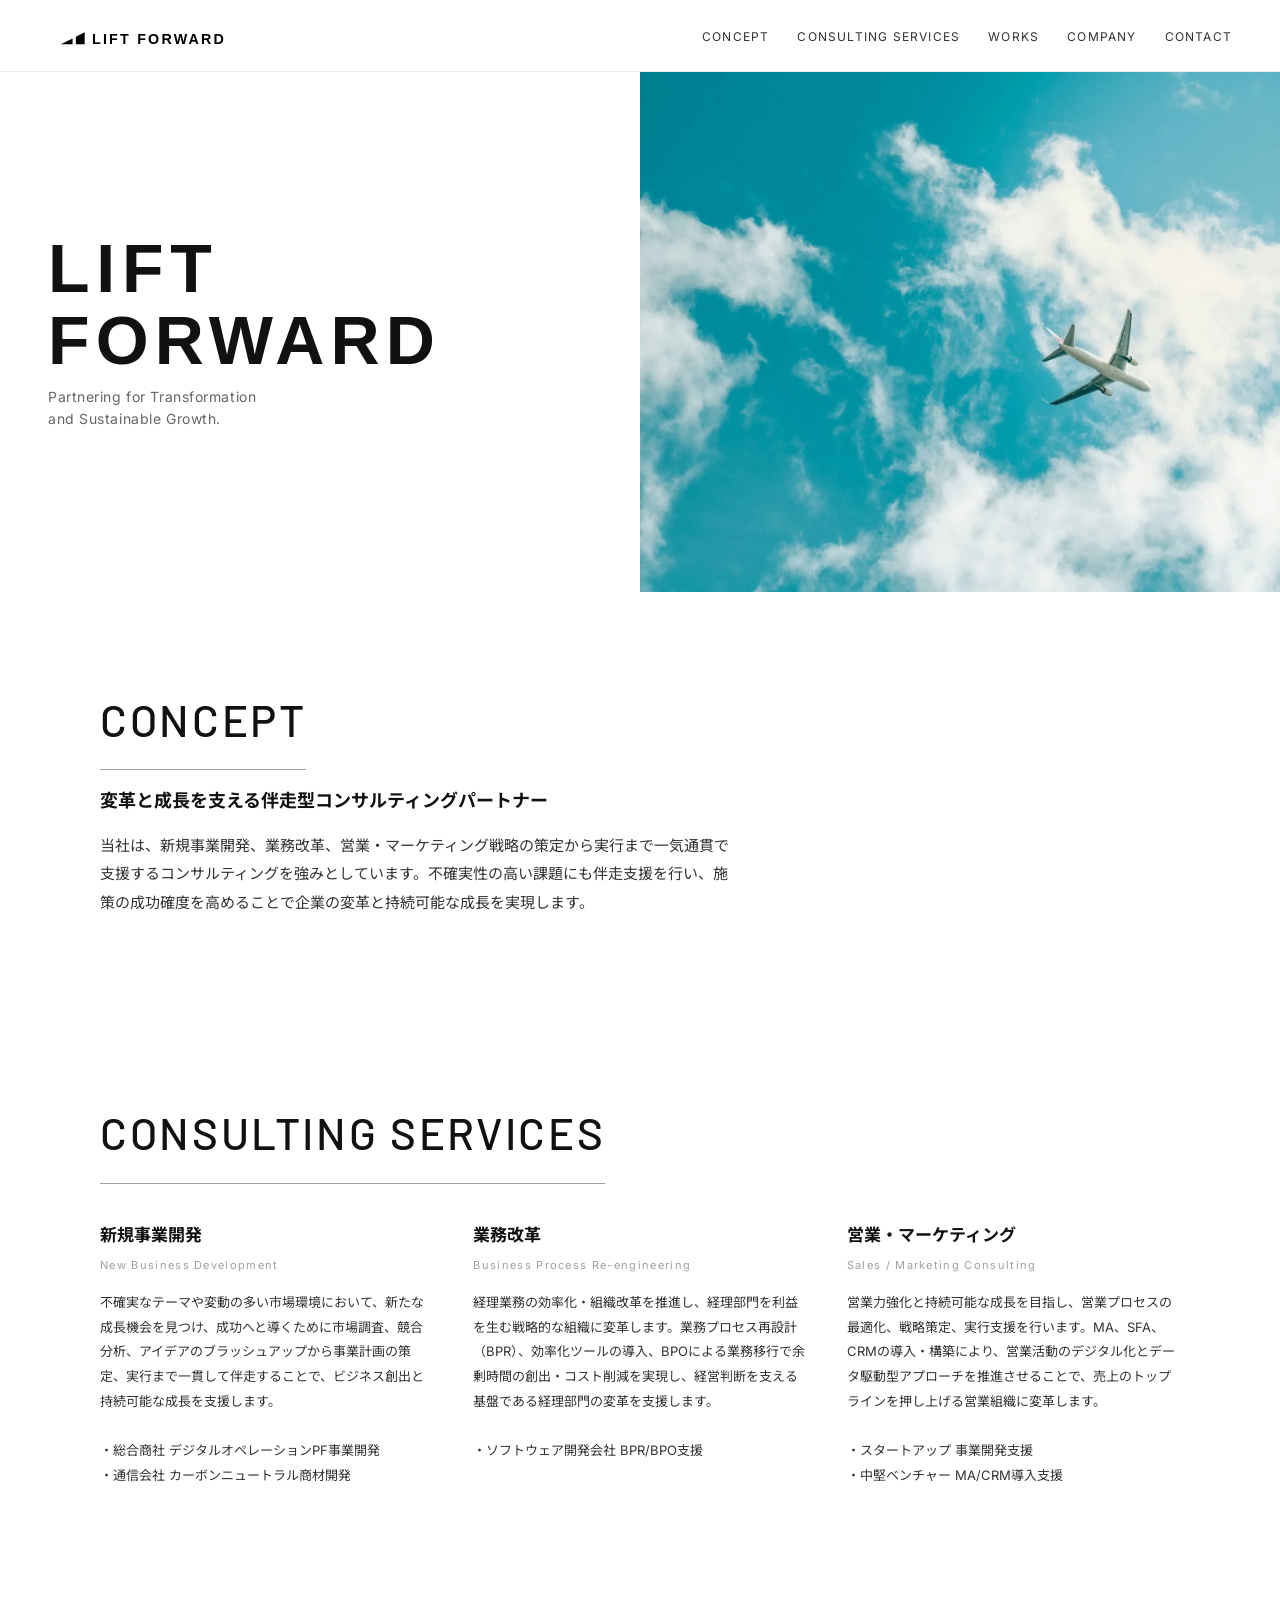
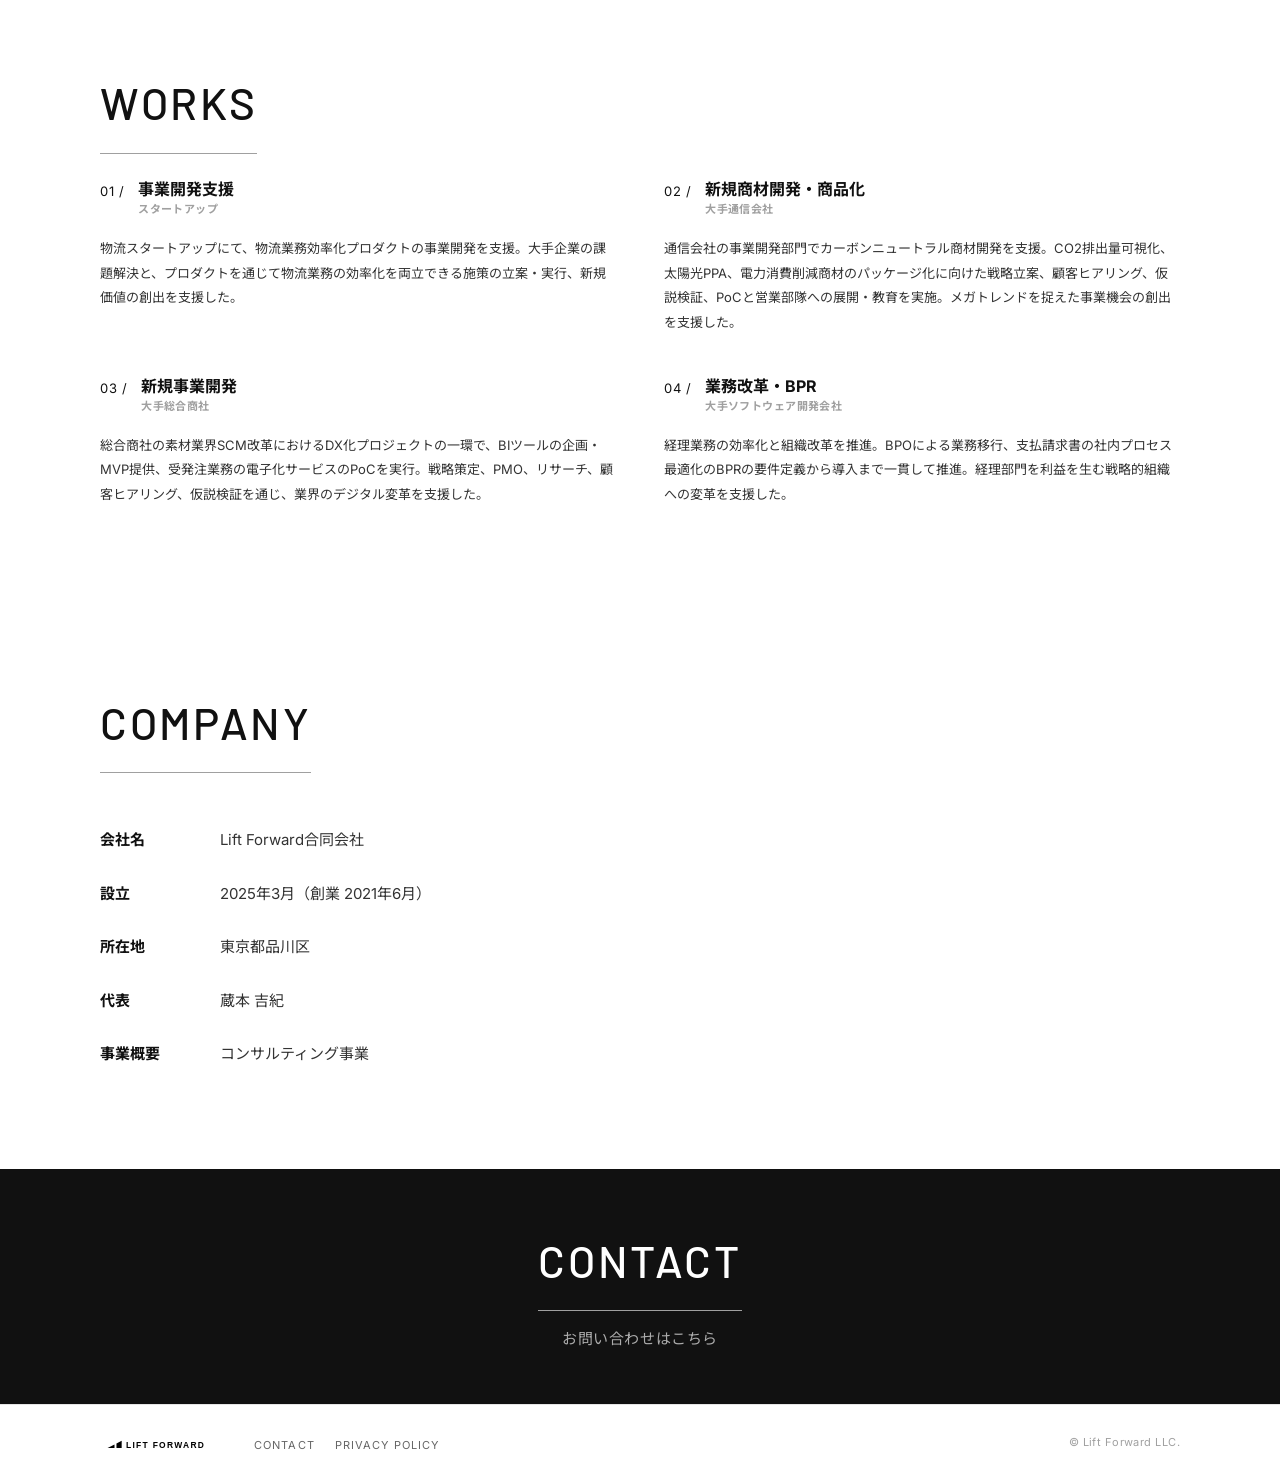
<file: index.html>
<!DOCTYPE html>
<html lang="ja">

<head>
  <meta charset="UTF-8">
  <meta http-equiv="X-UA-Compatible" content="IE=edge">
  <meta name="viewport" content="width=device-width, initial-scale=1.0">
  <title>Lift Forward</title>
    <link rel="icon" href="/favicon.ico" type="image/x-icon">
    <link rel="shortcut icon" href="/favicon.ico" type="image/x-icon">
  <link rel="preconnect" href="https://fonts.googleapis.com">
  <link rel="preconnect" href="https://fonts.gstatic.com" crossorigin>
  <link href="https://fonts.googleapis.com/css2?family=Barlow:wght@500;600&family=Inter:wght@400&family=Noto+Sans+JP:wght@400;700&display=swap" rel="stylesheet">
  <link rel="preload" as="image" href="/img/mv_pc_01.webp" type="image/webp" media="(min-width: 900px)">
  <link rel="preload" as="image" href="/img/mv_sp_01.webp" type="image/webp" media="(max-width: 899px)">
  <link rel="stylesheet" href="/css/style.css">
  <script src="/js/script.js"></script>
</head>

<body>
  <header class="header container--1400 fade-in">
    <a class="header__logo" href="/">
      <img src="/img/logo.svg" alt="Lift Forward">
    </a>
    <span class="header__menu-btn"></span>
    <nav class="header__menu">
      <ul class="header__menu-list">
        <li class="header__menu-item">
          <a href="#concept">CONCEPT</a>
        </li>
        <li class="header__menu-item">
          <a href="#service">CONSULTING SERVICES</a>
        </li>
        <li class="header__menu-item">
          <a href="#works">WORKS</a>
        </li>
        <li class="header__menu-item">
          <a href="#company">COMPANY</a>
        </li>
        <li class="header__menu-item">
          <a href="#contact">CONTACT</a>
        </li>
      </ul>
    </nav>
  </header>

  <main>
    <div class="mv fade-in">
      <div class="mv__content">
        <h1 class="heading--1">LIFT<br><span class="heading--1__forward">FORWARD</span></h1>
        <p class="mv__text">Partnering for Transformation<br class="is-pc"> and Sustainable Growth.</p>
      </div>
      <div class="mv__photo"></div>
    </div>

    <section id="concept" class="concept container--1200">
      <h2 class="heading--2 fade-in">CONCEPT</h2>
      <div class="fade-in">
        <div class="concept__title">変革と成長を支える伴走型コンサルティングパートナー</div>
        <p class="concept__text">
          当社は、新規事業開発、業務改革、営業・マーケティング戦略の策定から実行まで一気通貫で支援するコンサルティングを強みとしています。不確実性の高い課題にも伴走支援を行い、施策の成功確度を高めることで企業の変革と持続可能な成長を実現します。
        </p>
      </div>
    </section>

    <section id="service" class="service container--1050">
      <h2 class="heading--2 service__heading fade-in">CONSULTING SERVICES</h2>
      <div class="service__content">
        <div class="service__item fade-in">
          <div class="service__detail">
            <h3 class="service__title" data-title="New Business Development">新規事業開発</h3>
            <p class="service__text">
              不確実なテーマや変動の多い市場環境において、新たな成長機会を見つけ、成功へと導くために市場調査、競合分析、アイデアのブラッシュアップから事業計画の策定、実行まで一貫して伴走することで、ビジネス創出と持続可能な成長を支援します。<br><br>
              
              ・総合商社 デジタルオペレーションPF事業開発<br>
              ・通信会社 カーボンニュートラル商材開発
            </p>
          </div>
        </div>
        <div class="service__item fade-in">
          <div class="service__detail">
            <h3 class="service__title" data-title="Business Process Re-engineering">業務改革</h3>
            <p class="service__text">
              経理業務の効率化・組織改革を推進し、経理部門を利益を生む戦略的な組織に変革します。業務プロセス再設計（BPR）、効率化ツールの導入、BPOによる業務移行で余剰時間の創出・コスト削減を実現し、経営判断を支える基盤である経理部門の変革を支援します。<br><br>
              
              ・ソフトウェア開発会社 BPR/BPO支援<br>
            </p>
          </div>
        </div>
        <div class="service__item fade-in">
          <div class="service__detail">
            <h3 class="service__title" data-title="Sales / Marketing Consulting">営業・マーケティング</h3>
            <p class="service__text">
              営業力強化と持続可能な成長を目指し、営業プロセスの最適化、戦略策定、実行支援を行います。MA、SFA、CRMの導入・構築により、営業活動のデジタル化とデータ駆動型アプローチを推進させることで、売上のトップラインを押し上げる営業組織に変革します。<br><br>
              
              ・スタートアップ 事業開発支援<br>
              ・中堅ベンチャー MA/CRM導入支援
            </p>
          </div>
        </div>
      </div>
    </section>

    <section id="works" class="works container--1050">
      <h2 class="heading--2 works__heading fade-in">WORKS</h2>
      <div class="works__wrap fade-in">
        <div class="works__content">
          <div class="works__item">
            <div class="works__title-block">
              <span class="works__num">01</span>
              <div class="works__subtitle">スタートアップ</div>
              <div class="works__title">事業開発支援</div>
            </div>
            <p class="works__text">
              物流スタートアップにて、物流業務効率化プロダクトの事業開発を支援。大手企業の課題解決と、プロダクトを通じて物流業務の効率化を両立できる施策の立案・実行、新規価値の創出を支援した。
            </p>
          </div>
          <div class="works__item">
            <div class="works__title-block">
              <span class="works__num">02</span>
              <div class="works__subtitle">大手通信会社</div>
              <div class="works__title">新規商材開発・商品化</div>
            </div>
            <p class="works__text">
              通信会社の事業開発部門でカーボンニュートラル商材開発を支援。CO2排出量可視化、太陽光PPA、電力消費削減商材のパッケージ化に向けた戦略立案、顧客ヒアリング、仮説検証、PoCと営業部隊への展開・教育を実施。メガトレンドを捉えた事業機会の創出を支援した。
            </p>
          </div>
          <div class="works__item">
            <div class="works__title-block">
              <span class="works__num">03</span>
              <div class="works__subtitle">大手総合商社</div>
              <div class="works__title">新規事業開発</div>
            </div>
            <p class="works__text">
              総合商社の素材業界SCM改革におけるDX化プロジェクトの一環で、BIツールの企画・MVP提供、受発注業務の電子化サービスのPoCを実行。戦略策定、PMO、リサーチ、顧客ヒアリング、仮説検証を通じ、業界のデジタル変革を支援した。
            </p>
          </div>
          <div class="works__item">
            <div class="works__title-block">
              <span class="works__num">04</span>
              <div class="works__subtitle">大手ソフトウェア開発会社</div>
              <div class="works__title">業務改革・BPR</div>
            </div>
            <p class="works__text">
              経理業務の効率化と組織改革を推進。BPOによる業務移行、支払請求書の社内プロセス最適化のBPRの要件定義から導入まで一貫して推進。経理部門を利益を生む戦略的組織への変革を支援した。
            </p>
          </div>
        </div>
        <div class="works__period">
          <div class="works__period-text">2021&nbsp;</div>
          <span class="works__period-line"></span>
          <div class="works__period-text">&nbsp;Present</div>
        </div>
      </div>
    </section>


    <section id="company" class="company container--1050 fade-in">
      <h2 class="heading--2">COMPANY</h2>
      <dl class="company__table">
        <dt>会社名</dt>
        <dd>Lift Forward合同会社</dd>
        <dt>設立</dt>
        <dd>2025年3月（創業 2021年6月）</dd>
        <dt>所在地</dt>
        <dd>東京都品川区</dd>
        <dt>代表</dt>
        <dd>蔵本 吉紀</dd>
        <dt>事業概要</dt>
        <dd>コンサルティング事業</dd>       
      </dl>
    </section>

    <section id="contact" class="contact fade-in">
      <a href="https://42mtbp.share-na2.hsforms.com/2_3L29lLdQd2kLqpNpSA-Hw" target="_blank" rel="noopener noreferrer">
        <h2 class="heading--2 contact__heading">CONTACT</h2>
        <div class="contact__text">お問い合わせはこちら</div>
      </a>
    </section>
  </main>

  <footer class="footer">
    <div class="footer__inner container--1200">
      <a href="/">
        <img class="footer__logo" src="/img/logo.svg" alt="Lift Forward">
      </a>
      <div class="spacer is-sp"></div>
      <ul class="footer__menu">
        <li class="footer__menu-item">
          <a href="https://42mtbp.share-na2.hsforms.com/2_3L29lLdQd2kLqpNpSA-Hw" rel="noopener noreferrer">CONTACT</a>
        </li>
        <li class="footer__menu-item">
          <a href="privacy.html" rel="noopener noreferrer">PRIVACY POLICY</a>
        </li>
      </ul>
      <div class="footer__copyright">© Lift Forward LLC.</div>
    </div>
  </footer>
</body>

</html>
</file>
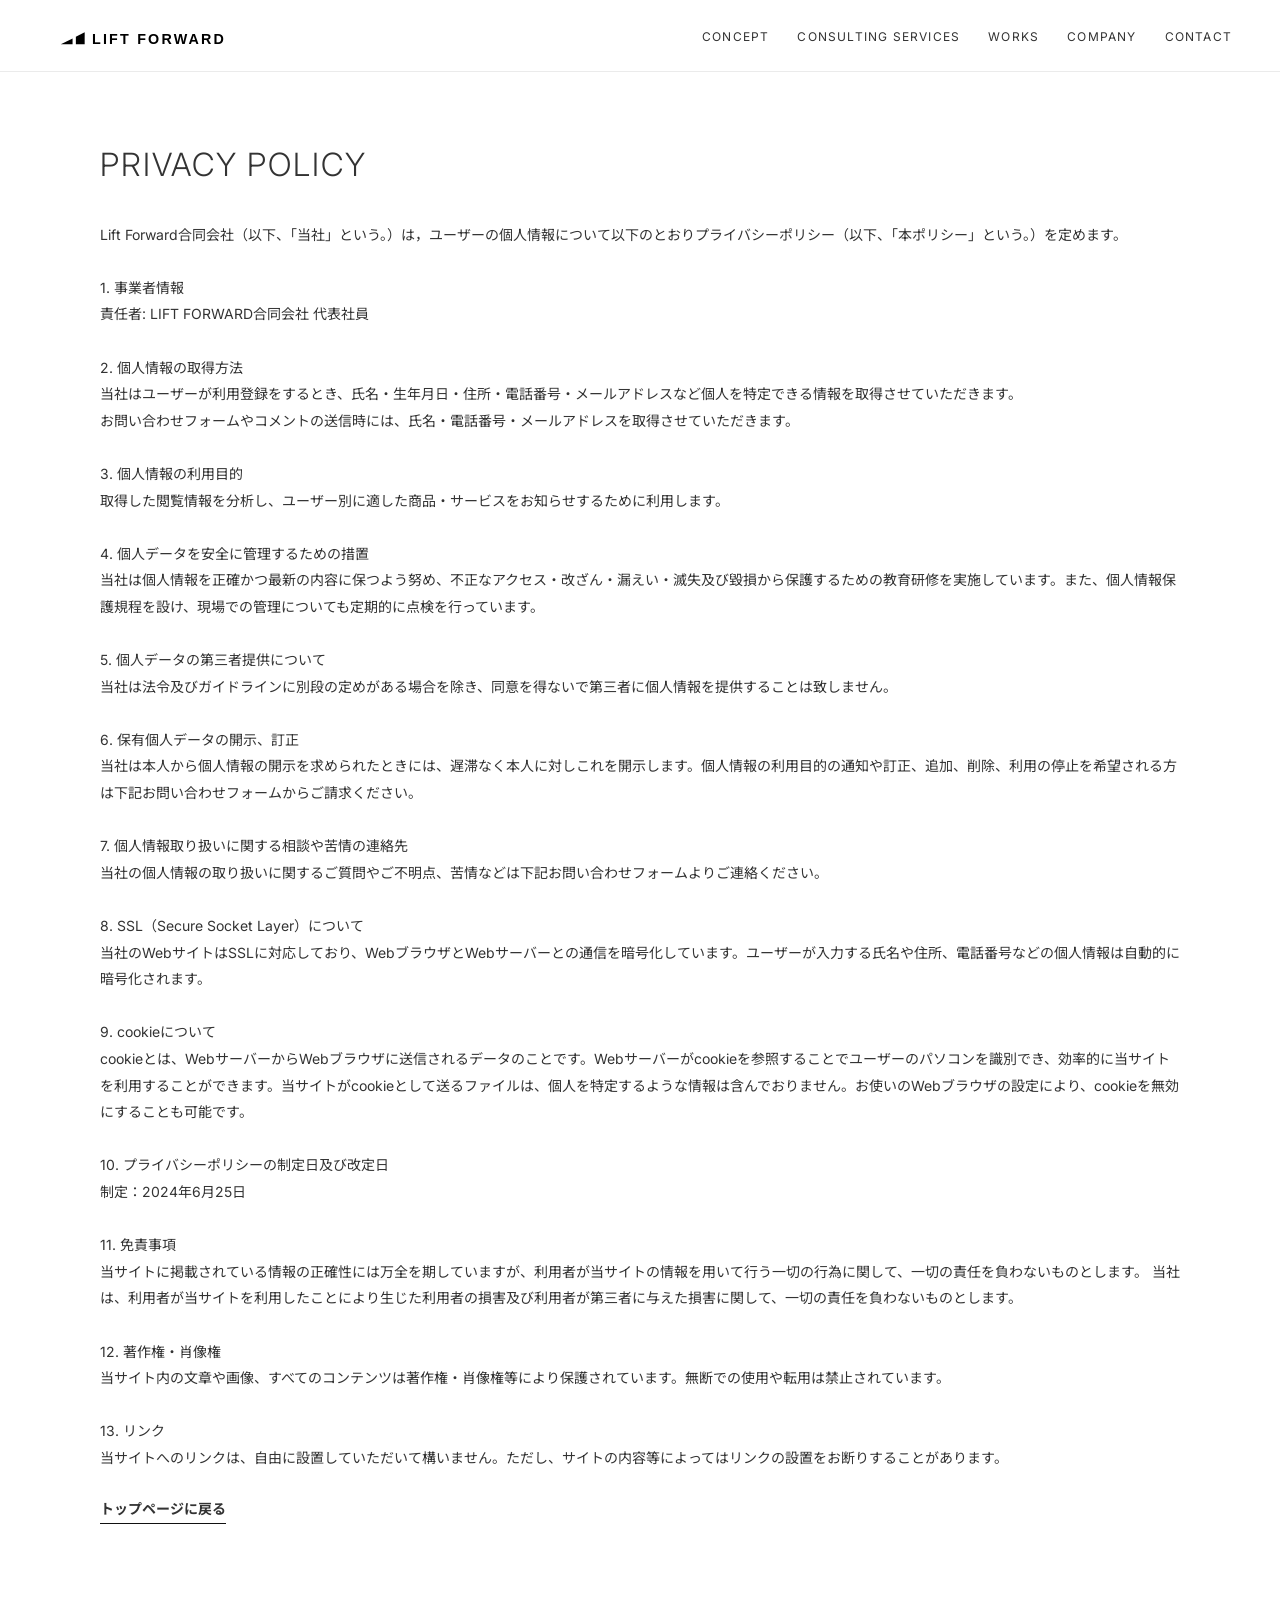
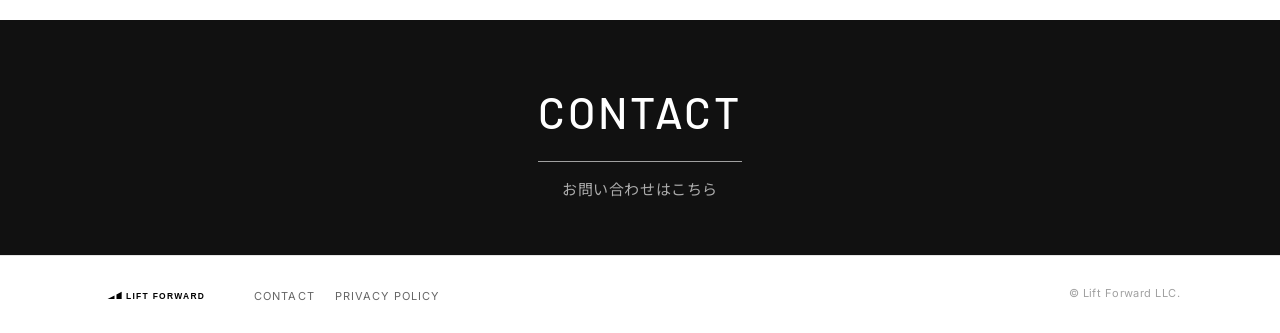
<file: privacy.html>
<!DOCTYPE html>
<html lang="ja">

<head>
  <meta charset="UTF-8">
  <meta http-equiv="X-UA-Compatible" content="IE=edge">
  <meta name="viewport" content="width=device-width, initial-scale=1.0">
  <title>プライバシーポリシー | Lift Forward</title>
  <link rel="icon" href="/favicon.ico" type="image/x-icon">
  <link rel="shortcut icon" href="/favicon.ico" type="image/x-icon">
  <link rel="preconnect" href="https://fonts.googleapis.com">
  <link rel="preconnect" href="https://fonts.gstatic.com" crossorigin>
  <link href="https://fonts.googleapis.com/css2?family=Barlow:wght@500;600&family=Inter:wght@400&family=Noto+Sans+JP:wght@400;700&display=swap" rel="stylesheet">
  <link rel="stylesheet" href="/css/style.css">
  <script src="/js/script.js"></script>
</head>

<body>
  <header class="header fade-in">
    <a class="header__logo" href="/">
      <img src="/img/logo.svg" alt="Lift Forward">
    </a>
    <span class="header__menu-btn"></span>
    <nav class="header__menu">
      <ul class="header__menu-list">
        <li class="header__menu-item">
          <a href="/#concept">CONCEPT</a>
        </li>
        <li class="header__menu-item">
          <a href="/#service">CONSULTING SERVICES</a>
        </li>
        <li class="header__menu-item">
          <a href="/#works">WORKS</a>
        </li>
        <li class="header__menu-item">
          <a href="/#company">COMPANY</a>
        </li>
        <li class="header__menu-item">
          <a href="https://42mtbp.share-na2.hsforms.com/2_3L29lLdQd2kLqpNpSA-Hw" target="_blank" rel="noopener noreferrer">CONTACT</a>
        </li>
      </ul>
    </nav>
  </header>

  <main>
    <div class="privacy">
      <h1 class="privacy__heading">PRIVACY POLICY</h1>
      <p class="privacy__text">
        Lift Forward合同会社（以下、「当社」という。）は，ユーザーの個人情報について以下のとおりプライバシーポリシー（以下、「本ポリシー」という。）を定めます。<br><br>

        1. 事業者情報<br>
        責任者: LIFT FORWARD合同会社 代表社員<br><br>

        2. 個人情報の取得方法<br>
        当社はユーザーが利用登録をするとき、氏名・生年月日・住所・電話番号・メールアドレスなど個人を特定できる情報を取得させていただきます。<br>
        お問い合わせフォームやコメントの送信時には、氏名・電話番号・メールアドレスを取得させていただきます。<br><br>

        3. 個人情報の利用目的<br>
        取得した閲覧情報を分析し、ユーザー別に適した商品・サービスをお知らせするために利用します。<br><br>

        4. 個人データを安全に管理するための措置<br>
        当社は個人情報を正確かつ最新の内容に保つよう努め、不正なアクセス・改ざん・漏えい・滅失及び毀損から保護するための教育研修を実施しています。また、個人情報保護規程を設け、現場での管理についても定期的に点検を行っています。<br><br>

        5. 個人データの第三者提供について<br>
        当社は法令及びガイドラインに別段の定めがある場合を除き、同意を得ないで第三者に個人情報を提供することは致しません。<br><br>

        6. 保有個人データの開示、訂正<br>
        当社は本人から個人情報の開示を求められたときには、遅滞なく本人に対しこれを開示します。個人情報の利用目的の通知や訂正、追加、削除、利用の停止を希望される方は下記お問い合わせフォームからご請求ください。<br><br>

        7. 個人情報取り扱いに関する相談や苦情の連絡先<br>
        当社の個人情報の取り扱いに関するご質問やご不明点、苦情などは下記お問い合わせフォームよりご連絡ください。<br><br>

        8. SSL（Secure Socket Layer）について<br>
        当社のWebサイトはSSLに対応しており、WebブラウザとWebサーバーとの通信を暗号化しています。ユーザーが入力する氏名や住所、電話番号などの個人情報は自動的に暗号化されます。<br><br>

        9. cookieについて<br>
        cookieとは、WebサーバーからWebブラウザに送信されるデータのことです。Webサーバーがcookieを参照することでユーザーのパソコンを識別でき、効率的に当サイトを利用することができます。当サイトがcookieとして送るファイルは、個人を特定するような情報は含んでおりません。お使いのWebブラウザの設定により、cookieを無効にすることも可能です。<br><br>

        10. プライバシーポリシーの制定日及び改定日<br>
        制定：2024年6月25日<br><br>

        11. 免責事項<br>
        当サイトに掲載されている情報の正確性には万全を期していますが、利用者が当サイトの情報を用いて行う一切の行為に関して、一切の責任を負わないものとします。
        当社は、利用者が当サイトを利用したことにより生じた利用者の損害及び利用者が第三者に与えた損害に関して、一切の責任を負わないものとします。<br><br>

        12. 著作権・肖像権<br>
        当サイト内の文章や画像、すべてのコンテンツは著作権・肖像権等により保護されています。無断での使用や転用は禁止されています。<br><br>

        13. リンク<br>
        当サイトへのリンクは、自由に設置していただいて構いません。ただし、サイトの内容等によってはリンクの設置をお断りすることがあります。
      </p>
      <a href="/" class="privacy__link">トップページに戻る</a>
    </div>

    <section id="contact" class="contact fade-in">
      <a href="https://42mtbp.share-na2.hsforms.com/2_3L29lLdQd2kLqpNpSA-Hw" target="_blank" rel="noopener noreferrer">
        <h2 class="heading--2 contact__heading">CONTACT</h2>
        <div class="contact__text">お問い合わせはこちら</div>
      </a>
    </section>
  </main>

  <footer class="footer">
    <div class="footer__inner">
      <a href="/">
        <img class="footer__logo" src="/img/logo.svg" alt="Lift Forward">
      </a>
      <div class="spacer is-sp"></div>
      <ul class="footer__menu">
        <li class="footer__menu-item">
           <a href="https://42mtbp.share-na2.hsforms.com/2_3L29lLdQd2kLqpNpSA-Hw" target="_blank" rel="noopener noreferrer">CONTACT</a>
        </li>
        <li class="footer__menu-item">
          <a href="privacy.html" rel="noopener noreferrer">PRIVACY POLICY</a>
        </li>
      </ul>
      <div class="footer__copyright">© Lift Forward LLC.</div>
    </div>
  </footer>
</body>

</html>
</file>
<file: css/style.css>
/* ============================================================
   Lift Forward — style.css

   Type scale  : Major Third (×1.25)
                 0.75rem / 0.875rem / 1rem / 1.25rem / 1.5rem
                 + clamp() for display headings
   Units       : rem for fonts & spacing / px for borders & fixed UI
   Borders     : 4箇所のみ（header下・CONCEPTアクセント・SERVICE区切り・footer上）
   Web fonts   : Lusitana(400) + Noto Sans JP(400,700) のみ
   ============================================================ */


/* ── Variables ─────────────────────────── */

:root {
  --black   : #111111;
  --white   : #ffffff;
  --gray    : #a0a0a0;
  --text    : #333333;
  --muted   : #666666;

  --header-h: 72px;
  --pad-x   : 3rem;       /* 48px */
  --max-w   : 1080px;
  --sec-py  : 5.5rem;     /* ~88px */
}

@media (max-width: 899px) {
  :root {
    --header-h: 56px;
    --pad-x   : 1.25rem;  /* 20px */
    --sec-py  : 3.5rem;   /* 56px */
  }
}


/* ── Reset ─────────────────────────────── */

*, *::before, *::after { box-sizing: border-box; }

html { scroll-behavior: smooth; }

body, h1, h2, h3, p, dl, dt, dd, ul, ol, li, figure {
  margin: 0; padding: 0;
}

ul, ol  { list-style: none; }
img     { display: block; max-width: 100%; }
a       { color: inherit; text-decoration: none; }

h1, h2, h3 { font-size: inherit; font-weight: inherit; }


/* ── Base ──────────────────────────────── */

body {
  font-family   : 'Inter', 'Noto Sans JP', sans-serif;
  font-size     : 1rem;          /* 16px */
  line-height   : 1.8;
  color         : var(--text);
  background    : var(--white);
  -webkit-font-smoothing: antialiased;
}

body.is-fixed { overflow: hidden; }


/* ── Visibility ────────────────────────── */

.is-pc { display: block; }
.is-sp { display: none;  }

@media (max-width: 899px) {
  .is-pc { display: none;  }
  .is-sp { display: block; }
}

/* fade-in: JS が .scroll-in を付与するが非表示にはしない */
.fade-in, .scroll-in { opacity: 1; transform: none; }


/* ── Display type ──────────────────────── */

/*
  Major Third スケール（×1.25）
  display-lg : clamp(3rem, 5.5vw, 4.5rem)  = 48–72px
  display-sm : clamp(2rem, 4vw,   3.5rem)  = 32–56px
*/

.heading--1 {
  font-family   : 'Helvetica Neue', Helvetica, Arial, sans-serif;
  font-size     : clamp(2.75rem, 5.5vw, 4.25rem);
  font-weight   : 600;
  line-height   : 1.05;
  letter-spacing: 0.10em;
  color         : var(--black);
}
.heading--1__forward { letter-spacing: 0.09em; }

.heading--2 {
  font-family   : 'Barlow', sans-serif;
  font-size     : clamp(1.75rem, 3.5vw, 2.75rem);
  font-weight   : 500;
  letter-spacing: 0.06em;
  color         : var(--black);
  padding-bottom: 0.625rem;
  border-bottom : 1px solid var(--gray);
  display       : inline-block;
}


/* ── Header ────────────────────────────── */

.header {
  position      : fixed;
  top           : 0; left: 0; right: 0;
  height        : var(--header-h);
  display       : flex;
  align-items   : center;
  justify-content: space-between;
  padding       : 0 var(--pad-x);
  background    : var(--white);
  border-bottom : 1px solid rgba(0,0,0,0.08);  /* ① header下 */
  z-index       : 100;
}

.header__logo img {
  height: 2.75rem;   /* 44px */
  width : auto;
}

/* Nav — PC */
.header__menu-list { display: flex; gap: 1.75rem; }

.header__menu-item a {
  font-family   : 'Inter', sans-serif;
  font-size     : 0.75rem;     /* 12px */
  font-weight   : 400;
  letter-spacing: 0.1em;
  position      : relative;
}

.header__menu-item a::after {
  content   : '';
  position  : absolute;
  bottom    : -2px; left: 0;
  width     : 0; height: 1px;
  background: var(--black);
  transition: width 0.25s ease;
}
.header__menu-item a:hover::after { width: 100%; }

/* Hamburger — SP */
.header__menu-btn { display: none; }

@media (max-width: 899px) {
  .header__logo img { height: 2rem; }

  .header__menu-btn {
    display : block;
    position: relative;
    width: 1.625rem; height: 1rem;   /* 26×16px */
    cursor  : pointer;
    z-index : 301;
  }
  .header__menu-btn::before,
  .header__menu-btn::after {
    content   : '';
    position  : absolute;
    left      : 0;
    width     : 100%; height: 1px;
    background: var(--black);
    transition: transform 0.3s ease, background 0.3s ease;
  }
  .header__menu-btn::before { top: 3px; }
  .header__menu-btn::after  { top: 13px; }

  .header__menu-btn.is-open::before,
  .header__menu-btn.is-open::after { background: var(--white); }
  .header__menu-btn.is-open::before { transform: translateY(5px)  rotate(45deg);  }
  .header__menu-btn.is-open::after  { transform: translateY(-5px) rotate(-45deg); }

  /* SP overlay menu */
  .header__menu {
    position  : fixed; inset: 0;
    background: var(--black);
    display   : flex;
    align-items: center;
    padding   : 0 var(--pad-x);
    opacity   : 0; visibility: hidden;
    transition: opacity 0.3s ease, visibility 0.3s ease;
    z-index   : 300;
  }
  .header__menu.is-open { opacity: 1; visibility: visible; }

  .header__menu-list { flex-direction: column; gap: 1.25rem; }

  .header__menu-item a {
    color      : var(--white);
    font-size  : 1.5rem;
    font-weight: 300;
  }
  .header__menu-item a::after { background: var(--white); }
}


/* ── MV / Hero ─────────────────────────── */

.mv {
  display              : grid;
  grid-template-columns: 1fr 1fr;
  height               : 58vh;
  min-height           : 380px;
  max-height           : 520px;
  margin-top           : var(--header-h);
  overflow             : hidden;
}

.mv__content {
  display        : flex;
  flex-direction : column;
  justify-content: center;
  padding        : 3.5rem var(--pad-x);
}

.mv__photo {
  background: url(/img/mv_pc_01.jpg) center / cover no-repeat; /* fallback */
  background: image-set(
    url(/img/mv_pc_01.webp) type("image/webp"),
    url(/img/mv_pc_01.jpg)  type("image/jpeg")
  ) center / cover no-repeat;
}

.mv__text {
  margin-top    : 0.625rem;   /* 10px */
  font-size     : 0.875rem;   /* 14px */
  font-weight   : 400;
  letter-spacing: 0.04em;
  line-height   : 1.6;
  color         : var(--muted);
}

@media (max-width: 899px) {
  .mv {
    display   : block;
    position  : relative;
    height    : 72vw;
    min-height: 300px;
    max-height: 440px;
  }
  .mv__photo {
    background-image: url(/img/mv_sp_01.jpg); /* fallback */
    background-image: image-set(
      url(/img/mv_sp_01.webp) type("image/webp"),
      url(/img/mv_sp_01.jpg)  type("image/jpeg")
    );
    background-position: 65% center;
    position: absolute; inset: 0;
    height  : 100%;
  }
  .mv__content {
    position: absolute; inset: 0;
    z-index : 1;
    display : flex;
    flex-direction : column;
    justify-content: center;
    padding : 1.75rem var(--pad-x);
    background: transparent;
  }
  .heading--1 { font-size: 2.25rem; }
  .mv__text   { margin-top: 0.5rem; font-size: 0.75rem; }
}


/* ── Section wrapper (共通) ────────────── */

.concept,
.service,
.works,
.company {
  max-width: calc(var(--max-w) + var(--pad-x) * 2);
  margin   : 0 auto;
  padding  : var(--sec-py) var(--pad-x);
}


/* ── CONCEPT ───────────────────────────── */

.concept__title {
  margin-top    : 1rem;
  font-size     : 1.125rem;   /* 18px */
  font-weight   : 700;
  line-height   : 1.65;
  color         : var(--black);
}

.concept__text {
  margin-top: 1rem;
  max-width : 40rem;   /* ~640px */
  font-size : 0.9375rem;   /* 15px */
  line-height: 1.9;
  color     : var(--text);
}

@media (max-width: 899px) {
  .concept__title { font-size: 1.0625rem; }   /* 17px */
  .concept__text  { font-size: 0.875rem; }    /* 14px */
}


/* ── SERVICE ───────────────────────────── */

.service__content {
  display              : grid;
  grid-template-columns: repeat(3, 1fr);
  gap                  : 0 2.5rem;
  margin-top           : 1rem;
}

.service__item {
  padding-top: 1.25rem;
}

.service__title {
  font-size  : 1.0625rem;   /* 17px */
  font-weight: 700;
  color      : var(--black);
}

.service__title::after {
  content       : attr(data-title);
  display       : block;
  margin-top    : 0.375rem;
  font-family   : 'Inter', sans-serif;
  font-size     : 0.6875rem;   /* 11px */
  font-weight   : 400;
  letter-spacing: 0.12em;
  color         : var(--gray);
}

.service__text {
  margin-top : 0.875rem;
  font-size  : 0.8125rem;   /* 13px */
  line-height: 1.9;
  color      : var(--text);
}

@media (max-width: 899px) {
  .service__content { grid-template-columns: 1fr; }
  .service__item + .service__item { margin-top: 2rem; }
}


/* ── WORKS ─────────────────────────────── */

.works__content {
  display        : grid;
  grid-template-columns: repeat(2, 1fr);
  gap            : 2.5rem 3rem;
  margin-top     : 1.5rem;
}

.works__item {}

.works__title-block {
  display              : grid;
  grid-template-columns: auto 1fr;
  grid-template-rows   : auto auto;
  gap                  : 0 0.875rem;
}

.works__num {
  grid-row     : 1 / 3;
  align-self   : start;
  padding-top  : 0.125rem;
  font-family  : 'Inter', sans-serif;
  font-size    : 0.8125rem;   /* 13px */
  letter-spacing: 0.04em;
  color        : var(--black);
  white-space  : nowrap;
}
.works__num::after { content: ' /'; }

.works__subtitle {
  grid-row     : 2; grid-column: 2;
  font-size    : 0.6875rem;   /* 11px */
  font-weight  : 700;
  color        : var(--gray);
  letter-spacing: 0.04em;
}

.works__title {
  grid-row     : 1; grid-column: 2;
  font-size    : 1rem;
  font-weight  : 700;
  color        : var(--black);
  line-height  : 1.4;
}

.works__text {
  margin-top : 1rem;
  font-size  : 0.8125rem;   /* 13px */
  line-height: 1.9;
  color      : var(--text);
}

.works__period { display: none; }

@media (max-width: 899px) {
  .works__content { grid-template-columns: 1fr; gap: 2rem; }
}


/* ── COMPANY ───────────────────────────── */

.company__table {
  display              : grid;
  grid-template-columns: 7.5rem 1fr;   /* 120px */
  margin-top           : 2.5rem;
}

.company__table dt,
.company__table dd {
  padding     : 0.875rem 0;
  font-size   : 0.9375rem;   /* 15px */
  line-height : 1.7;
}

.company__table dt {
  font-weight  : 700;
  color        : var(--black);
  padding-right: 1.25rem;
}

.company__table dd { color: var(--text); }

@media (max-width: 899px) {
  .company__table { grid-template-columns: 5rem 1fr; }
  .company__table dt,
  .company__table dd { font-size: 0.875rem; }
}


/* ── CONTACT ───────────────────────────── */

.contact { padding: 0; }

.contact a {
  display        : flex;
  flex-direction : column;
  align-items    : center;
  justify-content: center;
  padding        : 3.25rem var(--pad-x);   /* 52px */
  background     : var(--black);
  transition     : opacity 0.2s;
}
.contact a:hover { opacity: 0.85; }

.contact__heading { color: var(--white); }

.contact__text {
  margin-top    : 0.875rem;
  font-size     : 0.9375rem;
  color         : rgba(255,255,255,0.65);
  letter-spacing: 0.04em;
}

@media (max-width: 899px) {
  .contact a     { padding: 2.5rem var(--pad-x); }
  .contact__text { font-size: 0.8125rem; }
}


/* ── Footer ────────────────────────────── */

.footer { border-top: 1px solid rgba(0,0,0,0.1); }   /* ④ footer上 */

.footer__inner {
  max-width: calc(var(--max-w) + var(--pad-x) * 2);
  margin   : 0 auto;
  padding  : 1.5rem var(--pad-x);
  display  : flex;
  align-items: center;
  gap      : 1.5rem;
}

.footer__logo { height: 1.625rem; width: auto; }

.footer__menu { display: flex; gap: 1.25rem; }

.footer__menu-item a {
  font-family   : 'Inter', sans-serif;
  font-size     : 0.6875rem;   /* 11px */
  letter-spacing: 0.1em;
  color         : var(--muted);
  transition    : color 0.2s;
}
.footer__menu-item a:hover { color: var(--black); }

.footer__copyright {
  margin-left   : auto;
  font-size     : 0.6875rem;
  color         : var(--gray);
  letter-spacing: 0.04em;
}

.spacer { display: none; }

@media (max-width: 899px) {
  .footer__inner    { flex-wrap: wrap; gap: 0.75rem; }
  .footer__copyright { width: 100%; margin-left: 0; }
}


/* ── Privacy ───────────────────────────── */

.privacy {
  max-width : calc(var(--max-w) + var(--pad-x) * 2);
  margin    : var(--header-h) auto 0;
  padding   : 4rem var(--pad-x) 6rem;
}

.privacy__heading {
  font-family   : 'Inter', sans-serif;
  font-size     : 2rem;
  font-weight   : 300;
  letter-spacing: 0.06em;
}

.privacy__text {
  margin-top : 1.75rem;
  font-size  : 0.875rem;
  line-height: 1.9;
}

.privacy__link {
  display      : inline-block;
  margin-top   : 1.5rem;
  font-size    : 0.875rem;
  font-weight  : 700;
  border-bottom: 1px solid var(--black);
  padding-bottom: 2px;
  transition   : opacity 0.2s;
}
.privacy__link:hover { opacity: 0.6; }
</file>
